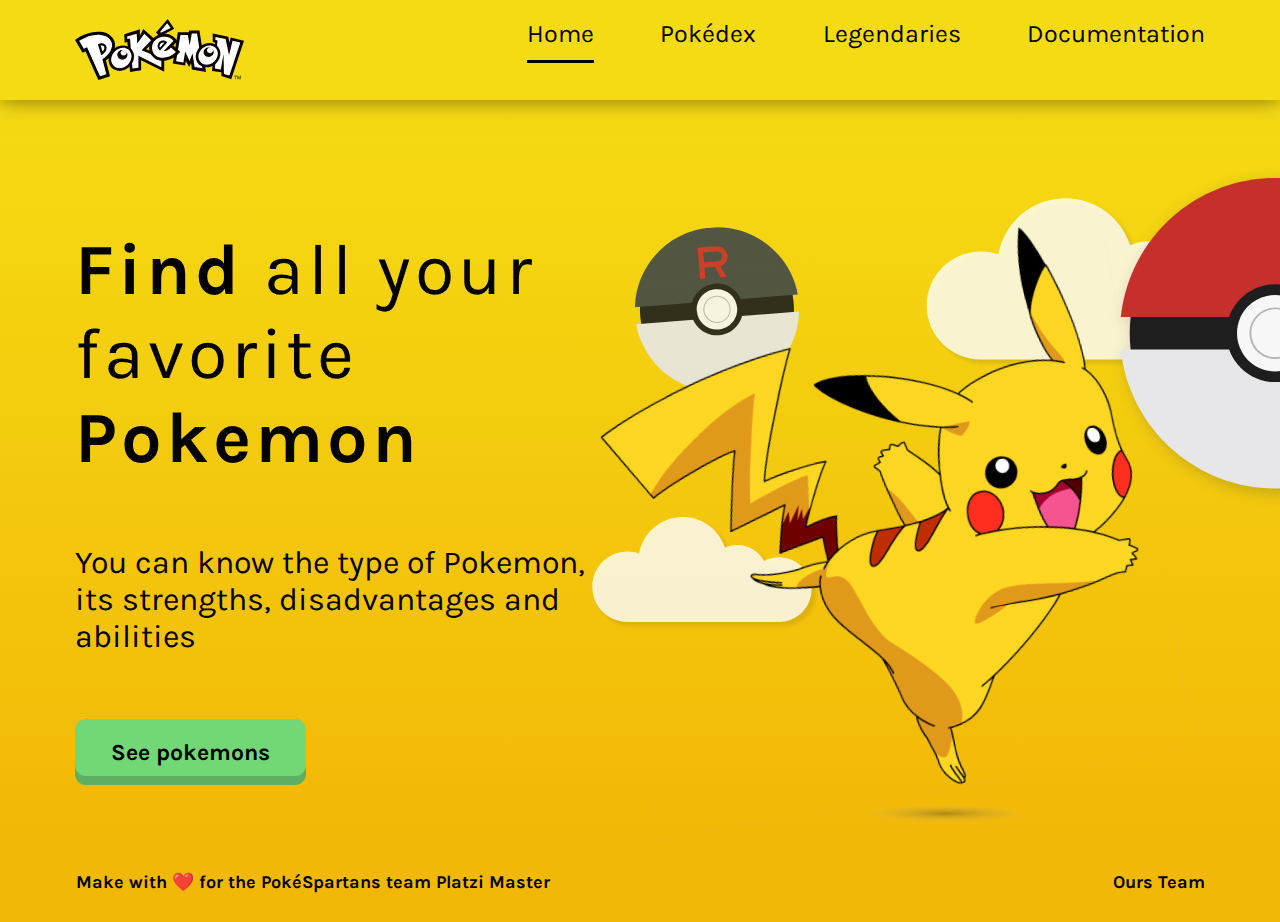
<file: index.html>
<!DOCTYPE html>
<html lang="en">
<head>
    <meta charset="UTF-8">
    <meta http-equiv="X-UA-Compatible" content="IE=edge">
    <meta name="viewport" content="width=device-width, initial-scale=1.0">
    <link rel="stylesheet" href="./css/style.css">
    <title>Pokedex</title>
</head>
<body>
   <header class="header">
       <div class="wrapper-header">
        <div class="header__logo">
            <img src="./img/Logo.svg" alt="Logo">
        </div>
        <div class="header__menu">
             <div class="header__menu-item">
                 <a class="header__menu-item-link" href="#">Home</a>
             </div>
             <div class="header__menu-item">
                 <a href="#">Pokédex</a>
             </div>
             <div class="header__menu-item">
                 <a href="#">Legendaries</a>
             </div>
             <div class="header__menu-item">
                 <a href="#">Documentation</a>
             </div>                         
        </div>
       </div>       
   </header>
   <main class="main">
       <div class="wrapper-main">
        <div class="main__text">
            <h1 class="main__text-title"><span class="main__text-title-bold">Find</span> all your favorite <span class="main__text-title-bold">Pokemon</span></h1>
            <p class="main__text-description">You can know the type of Pokemon, its strengths, disadvantages and abilities</p>
            <button class="main__button">See pokemons</button>
        </div>
        <div class="main__image">
            <img class="main__image-yellow" src="./img/pika-banner.svg" alt="Banner">
        </div>
       </div>  
   </main>
   <footer class="footer">
       <div class="wrapper-footer">
        <p class="footer__text">Make with ❤️ for the PokéSpartans team Platzi Master</p>
        <p class="footer__text">Ours Team</p>  
       </div>     
   </footer>
</body>
</html>
</file>
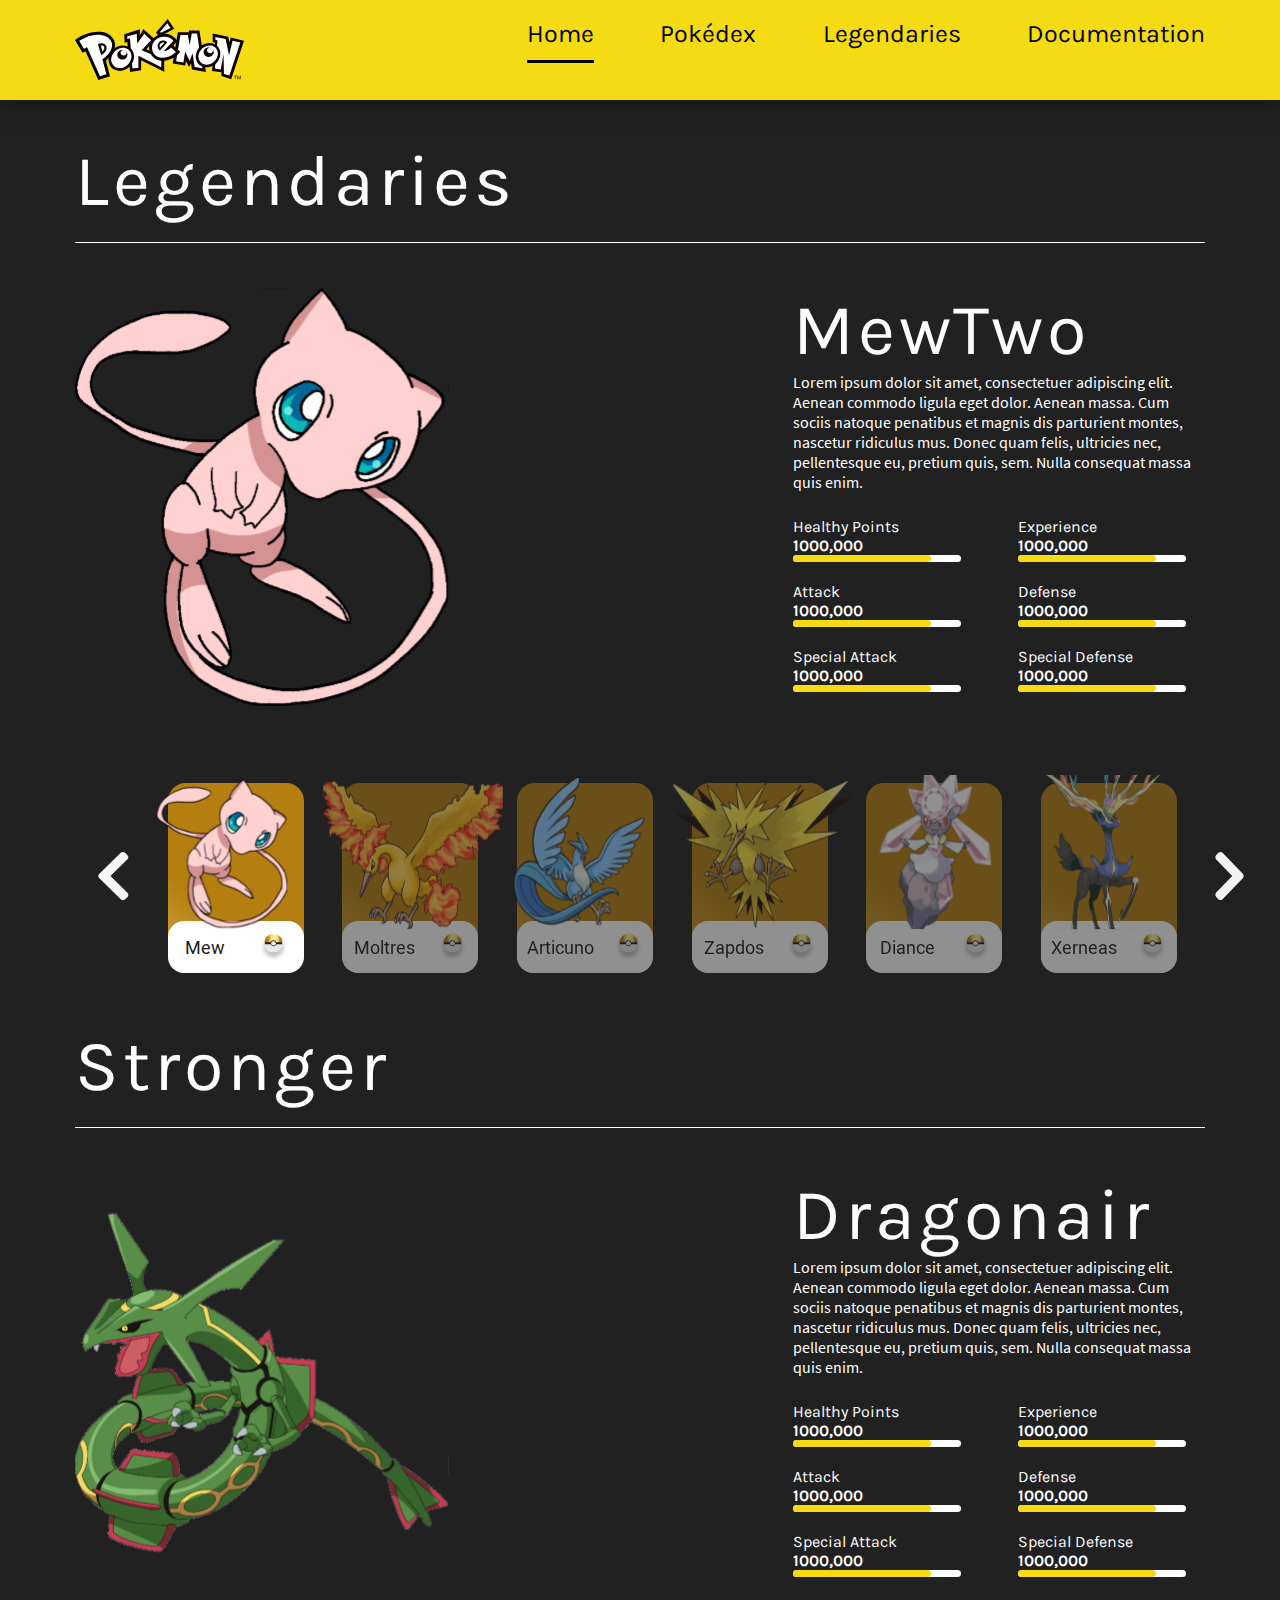
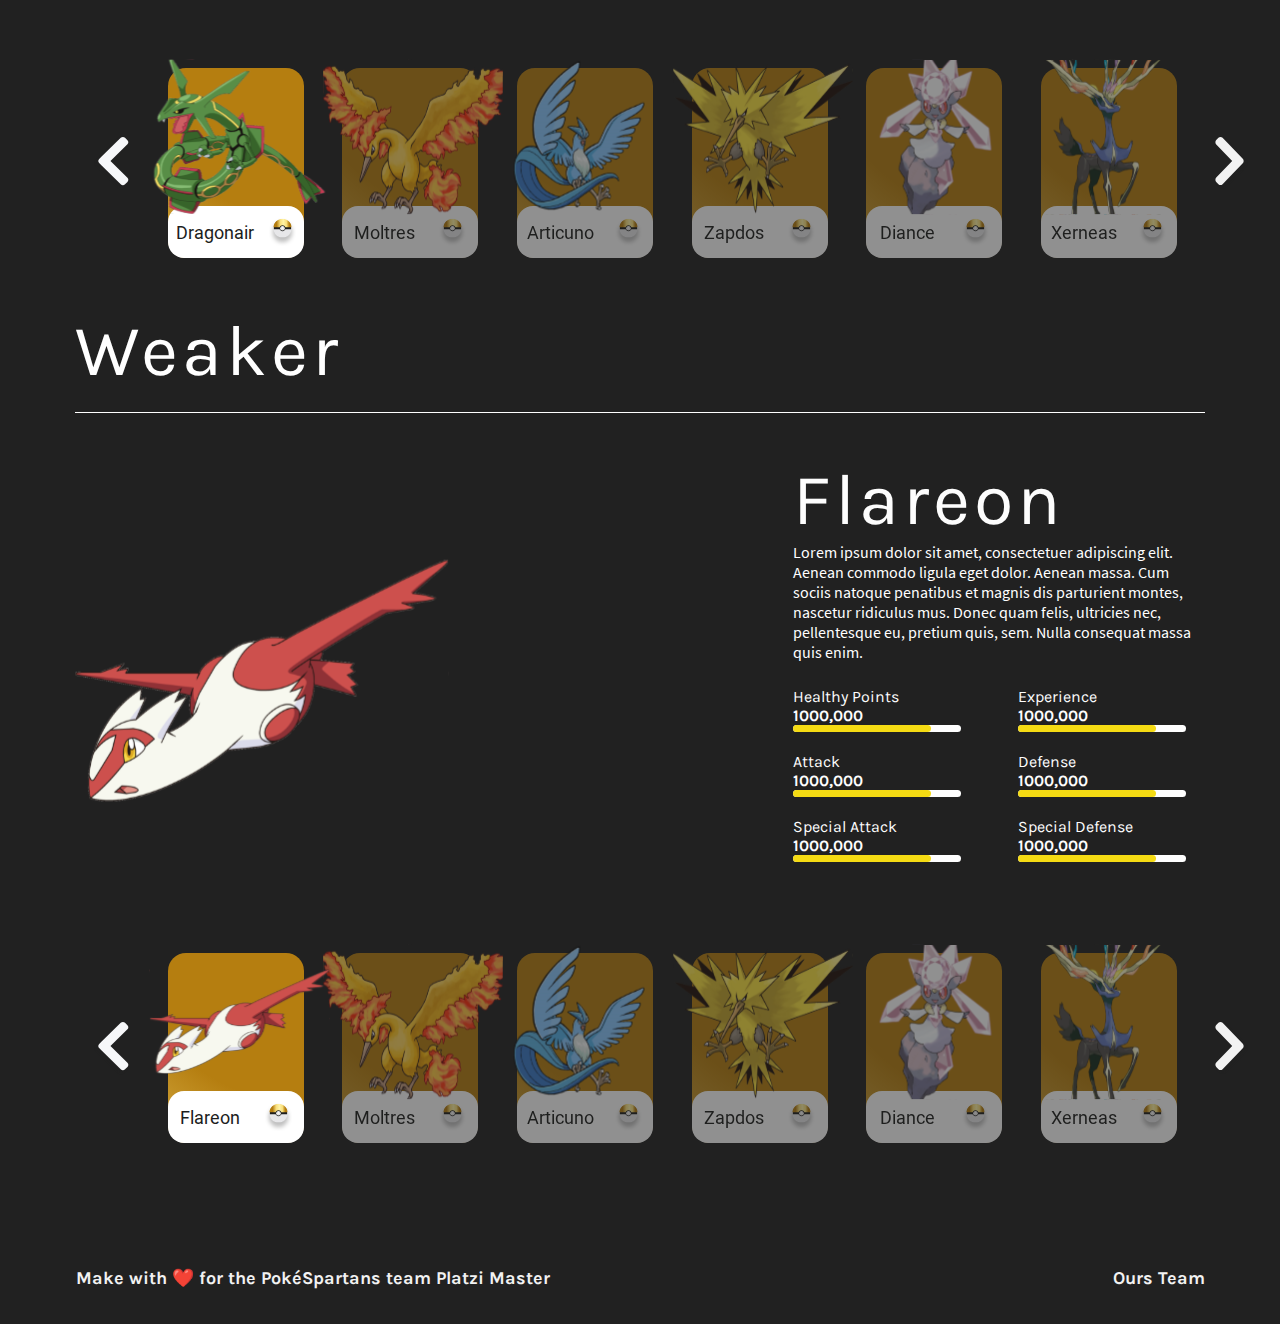
<file: legendaries.html>
<!DOCTYPE html>
<html lang="en">
<head>
    <meta charset="UTF-8">
    <meta http-equiv="X-UA-Compatible" content="IE=edge">
    <meta name="viewport" content="width=device-width, initial-scale=1.0">
    <link rel="stylesheet" href="./css/legendaries.css">
    <title>Legendaries</title>
</head>
<body>
    <header class="header">
        <div class="wrapper-header">
         <div class="header__logo">
             <img src="./img/Logo.svg" alt="Logo">
         </div>
         <div class="header__menu">
              <div class="header__menu-item">
                  <a class="header__menu-item-link" href="./index.html">Home</a>
              </div>
              <div class="header__menu-item">
                  <a href="./pokedex.html">Pokédex</a>
              </div>
              <div class="header__menu-item">
                  <a href="./legendaries.html">Legendaries</a>
              </div>
              <div class="header__menu-item">
                  <a href="/error.html">Documentation</a>
              </div>                         
         </div>
        </div>       
    </header>
    <main class="main">
        <div class="main__text">
            <h2 class="main__text-title">Legendaries</h2>
        </div>
        <div class="main__card">
            <div class="card__legendaries">
                <img class="card__image" src="./img/MewTwo.svg" alt="MewTwo">
            </div>
            <div class="card__text">
                <h2 class="card__text-title">MewTwo</h2>
                <p class="card__text-description">Lorem ipsum dolor sit amet, consectetuer adipiscing elit. Aenean commodo ligula eget dolor. Aenean massa. Cum sociis natoque penatibus et magnis dis parturient montes, nascetur ridiculus mus. Donec quam felis, ultricies nec, pellentesque eu, pretium quis, sem. Nulla consequat massa quis enim. </p>
                <div class="card__skills">
                    <div class="card__skills-point">
                        <div class="card__skills-name">Healthy Points</div>
                        <div class="card__skills-number">1000,000</div>
                        <div class="card__skills-line">
                            <div class="card__skills-line-yellow"></div>
                        </div>
                    </div>
                    <div class="card__skills-point">
                        <div class="card__skills-name">Experience</div>
                        <div class="card__skills-number">1000,000</div>
                        <div class="card__skills-line">
                            <div class="card__skills-line-yellow"></div>
                        </div>
                    </div>                   
                    <div class="card__skills-point">
                        <div class="card__skills-name">Attack</div>
                        <div class="card__skills-number">1000,000</div>
                        <div class="card__skills-line">
                            <div class="card__skills-line-yellow"></div>
                        </div>
                    </div>
                    <div class="card__skills-point">
                        <div class="card__skills-name">Defense</div>
                        <div class="card__skills-number">1000,000</div>
                        <div class="card__skills-line">
                            <div class="card__skills-line-yellow"></div>
                        </div>
                    </div>                    
                    <div class="card__skills-point">
                        <div class="card__skills-name">Special Attack</div>
                        <div class="card__skills-number">1000,000</div>
                        <div class="card__skills-line">
                            <div class="card__skills-line-yellow"></div>
                        </div>
                    </div>
                    <div class="card__skills-point">
                        <div class="card__skills-name">Special Defense</div>
                        <div class="card__skills-number">1000,000</div>
                        <div class="card__skills-line">
                            <div class="card__skills-line-yellow"></div>
                        </div>
                    </div>     
                </div>
            </div>
        </div>
        <div class="team">            
            <div class="team__item">
                <img src="./img/arrowLeft.svg" alt="arrowLeft">                
                <div class="team__item-hero">
                    <img class="team__item-hero-image" src="./img/Mew.svg" alt="Mew">
                    <div class="team__item-hero-name">
                        <p class="hero-name">Mew</p>
                        <img src="./img/ball.svg" alt="ball">
                    </div>
                </div>
                <div class="team__item-hero shadow">
                    <img class="team__item-hero-image" src="./img/Moltres.svg" alt="Moltres">
                    <div class="team__item-hero-name">
                        <p class="hero-name">Moltres</p>
                        <img src="./img/ball.svg" alt="ball">
                    </div>
                </div>
                <div class="team__item-hero shadow">
                    <img class="team__item-hero-image" src="./img/Articuno.svg" alt="Articuno">
                    <div class="team__item-hero-name">
                        <p class="hero-name">Articuno</p>
                        <img src="./img/ball.svg" alt="ball">
                    </div>
                </div>
                <div class="team__item-hero shadow">
                    <img class="team__item-hero-image" src="./img/Zapdos.svg" alt="Zapdos">
                    <div class="team__item-hero-name">
                        <p class="hero-name">Zapdos</p>
                        <img src="./img/ball.svg" alt="ball">
                    </div>
                </div>
                <div class="team__item-hero shadow">
                    <img class="team__item-hero-image" src="./img/Diance.svg" alt="Diance">
                    <div class="team__item-hero-name">
                        <p class="hero-name">Diance</p>
                        <img src="./img/ball.svg" alt="ball">
                    </div>
                </div>
                <div class="team__item-hero shadow">
                    <img class="team__item-hero-image" src="./img/Xerneas.svg" alt="Xerneas">
                    <div class="team__item-hero-name">
                        <p class="hero-name">Xerneas</p>
                        <img src="./img/ball.svg" alt="ball">
                    </div>
                </div>
                <img src="./img/arrowRight.svg" alt="arrowRight">
            </div>
        </div>
        <div class="main__text">
            <h2 class="main__text-title">Stronger</h2>
        </div>
        <div class="main__card">
            <div class="card__legendaries">
                <img class="card__image" src="./img/Dragonair.svg" alt="Dragonair">
            </div>
            <div class="card__text">
                <h2 class="card__text-title">Dragonair</h2>
                <p class="card__text-description">Lorem ipsum dolor sit amet, consectetuer adipiscing elit. Aenean commodo ligula eget dolor. Aenean massa. Cum sociis natoque penatibus et magnis dis parturient montes, nascetur ridiculus mus. Donec quam felis, ultricies nec, pellentesque eu, pretium quis, sem. Nulla consequat massa quis enim. </p>
                <div class="card__skills">
                    <div class="card__skills-point">
                        <div class="card__skills-name">Healthy Points</div>
                        <div class="card__skills-number">1000,000</div>
                        <div class="card__skills-line">
                            <div class="card__skills-line-yellow"></div>
                        </div>
                    </div>
                    <div class="card__skills-point">
                        <div class="card__skills-name">Experience</div>
                        <div class="card__skills-number">1000,000</div>
                        <div class="card__skills-line">
                            <div class="card__skills-line-yellow"></div>
                        </div>
                    </div>                   
                    <div class="card__skills-point">
                        <div class="card__skills-name">Attack</div>
                        <div class="card__skills-number">1000,000</div>
                        <div class="card__skills-line">
                            <div class="card__skills-line-yellow"></div>
                        </div>
                    </div>
                    <div class="card__skills-point">
                        <div class="card__skills-name">Defense</div>
                        <div class="card__skills-number">1000,000</div>
                        <div class="card__skills-line">
                            <div class="card__skills-line-yellow"></div>
                        </div>
                    </div>                    
                    <div class="card__skills-point">
                        <div class="card__skills-name">Special Attack</div>
                        <div class="card__skills-number">1000,000</div>
                        <div class="card__skills-line">
                            <div class="card__skills-line-yellow"></div>
                        </div>
                    </div>
                    <div class="card__skills-point">
                        <div class="card__skills-name">Special Defense</div>
                        <div class="card__skills-number">1000,000</div>
                        <div class="card__skills-line">
                            <div class="card__skills-line-yellow"></div>
                        </div>
                    </div>     
                </div>
            </div>
        </div>
        <div class="team">            
            <div class="team__item">
                <img src="./img/arrowLeft.svg" alt="arrowLeft">                
                <div class="team__item-hero">
                    <img class="team__item-hero-image" src="./img/Dragonair-mini.svg" alt="Dragonair">
                    <div class="team__item-hero-name">
                        <p class="hero-name">Dragonair</p>
                        <img src="./img/ball.svg" alt="ball">
                    </div>
                </div>
                <div class="team__item-hero shadow">
                    <img class="team__item-hero-image" src="./img/Moltres.svg" alt="Moltres">
                    <div class="team__item-hero-name">
                        <p class="hero-name">Moltres</p>
                        <img src="./img/ball.svg" alt="ball">
                    </div>
                </div>
                <div class="team__item-hero shadow">
                    <img class="team__item-hero-image" src="./img/Articuno.svg" alt="Articuno">
                    <div class="team__item-hero-name">
                        <p class="hero-name">Articuno</p>
                        <img src="./img/ball.svg" alt="ball">
                    </div>
                </div>
                <div class="team__item-hero shadow">
                    <img class="team__item-hero-image" src="./img/Zapdos.svg" alt="Zapdos">
                    <div class="team__item-hero-name">
                        <p class="hero-name">Zapdos</p>
                        <img src="./img/ball.svg" alt="ball">
                    </div>
                </div>
                <div class="team__item-hero shadow">
                    <img class="team__item-hero-image" src="./img/Diance.svg" alt="Diance">
                    <div class="team__item-hero-name">
                        <p class="hero-name">Diance</p>
                        <img src="./img/ball.svg" alt="ball">
                    </div>
                </div>
                <div class="team__item-hero shadow">
                    <img class="team__item-hero-image" src="./img/Xerneas.svg" alt="Xerneas">
                    <div class="team__item-hero-name">
                        <p class="hero-name">Xerneas</p>
                        <img src="./img/ball.svg" alt="ball">
                    </div>
                </div>
                <img src="./img/arrowRight.svg" alt="arrowRight">
            </div>
        </div>
        <div class="main__text">
            <h2 class="main__text-title">Weaker</h2>
        </div>
        <div class="main__card">
            <div class="card__legendaries">
                <img class="card__image" src="./img/Flareon.svg" alt="Flareon">
            </div>
            <div class="card__text">
                <h2 class="card__text-title">Flareon</h2>
                <p class="card__text-description">Lorem ipsum dolor sit amet, consectetuer adipiscing elit. Aenean commodo ligula eget dolor. Aenean massa. Cum sociis natoque penatibus et magnis dis parturient montes, nascetur ridiculus mus. Donec quam felis, ultricies nec, pellentesque eu, pretium quis, sem. Nulla consequat massa quis enim. </p>
                <div class="card__skills">
                    <div class="card__skills-point">
                        <div class="card__skills-name">Healthy Points</div>
                        <div class="card__skills-number">1000,000</div>
                        <div class="card__skills-line">
                            <div class="card__skills-line-yellow"></div>
                        </div>
                    </div>
                    <div class="card__skills-point">
                        <div class="card__skills-name">Experience</div>
                        <div class="card__skills-number">1000,000</div>
                        <div class="card__skills-line">
                            <div class="card__skills-line-yellow"></div>
                        </div>
                    </div>                   
                    <div class="card__skills-point">
                        <div class="card__skills-name">Attack</div>
                        <div class="card__skills-number">1000,000</div>
                        <div class="card__skills-line">
                            <div class="card__skills-line-yellow"></div>
                        </div>
                    </div>
                    <div class="card__skills-point">
                        <div class="card__skills-name">Defense</div>
                        <div class="card__skills-number">1000,000</div>
                        <div class="card__skills-line">
                            <div class="card__skills-line-yellow"></div>
                        </div>
                    </div>                    
                    <div class="card__skills-point">
                        <div class="card__skills-name">Special Attack</div>
                        <div class="card__skills-number">1000,000</div>
                        <div class="card__skills-line">
                            <div class="card__skills-line-yellow"></div>
                        </div>
                    </div>
                    <div class="card__skills-point">
                        <div class="card__skills-name">Special Defense</div>
                        <div class="card__skills-number">1000,000</div>
                        <div class="card__skills-line">
                            <div class="card__skills-line-yellow"></div>
                        </div>
                    </div>     
                </div>
            </div>
        </div>
        <div class="team">            
            <div class="team__item">
                <img src="./img/arrowLeft.svg" alt="arrowLeft">                
                <div class="team__item-hero">
                    <img class="team__item-hero-image" src="./img/Flareon-mini.svg" alt="Flareon">
                    <div class="team__item-hero-name">
                        <p class="hero-name">Flareon</p>
                        <img src="./img/ball.svg" alt="ball">
                    </div>
                </div>
                <div class="team__item-hero shadow">
                    <img class="team__item-hero-image" src="./img/Moltres.svg" alt="Moltres">
                    <div class="team__item-hero-name">
                        <p class="hero-name">Moltres</p>
                        <img src="./img/ball.svg" alt="ball">
                    </div>
                </div>
                <div class="team__item-hero shadow">
                    <img class="team__item-hero-image" src="./img/Articuno.svg" alt="Articuno">
                    <div class="team__item-hero-name">
                        <p class="hero-name">Articuno</p>
                        <img src="./img/ball.svg" alt="ball">
                    </div>
                </div>
                <div class="team__item-hero shadow">
                    <img class="team__item-hero-image" src="./img/Zapdos.svg" alt="Zapdos">
                    <div class="team__item-hero-name">
                        <p class="hero-name">Zapdos</p>
                        <img src="./img/ball.svg" alt="ball">
                    </div>
                </div>
                <div class="team__item-hero shadow">
                    <img class="team__item-hero-image" src="./img/Diance.svg" alt="Diance">
                    <div class="team__item-hero-name">
                        <p class="hero-name">Diance</p>
                        <img src="./img/ball.svg" alt="ball">
                    </div>
                </div>
                <div class="team__item-hero shadow">
                    <img class="team__item-hero-image" src="./img/Xerneas.svg" alt="Xerneas">
                    <div class="team__item-hero-name">
                        <p class="hero-name">Xerneas</p>
                        <img src="./img/ball.svg" alt="ball">
                    </div>
                </div>
                <img src="./img/arrowRight.svg" alt="arrowRight">
            </div>
        </div>
        
    </main>
       <footer class="footer">
        <div class="wrapper-footer">
         <p class="footer__text">Make with ❤️ for the PokéSpartans team Platzi Master</p>
         <p class="footer__text">Ours Team</p>  
        </div>     
       </footer> 
       
</body>
</html>
</file>
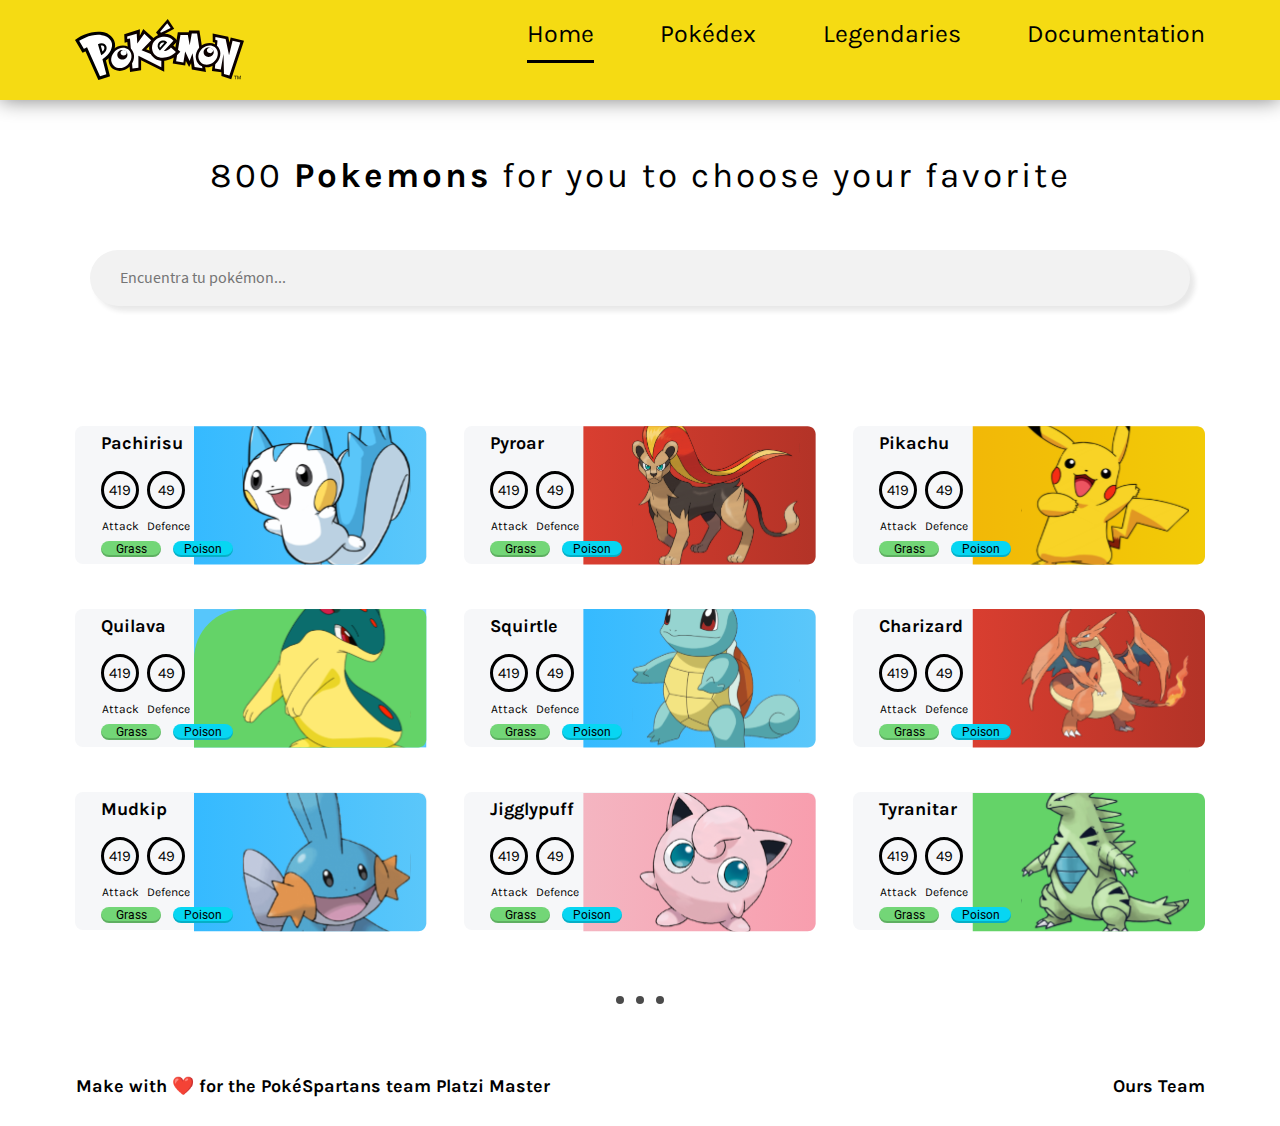
<file: pokedex.html>
<!DOCTYPE html>
<html lang="en">
<head>
    <meta charset="UTF-8">
    <meta http-equiv="X-UA-Compatible" content="IE=edge">
    <meta name="viewport" content="width=device-width, initial-scale=1.0">
    <link rel="stylesheet" href="./css/pokedex.css">
    <title>Pokedex</title>
</head>
<body>
    <header class="header">
        <div class="wrapper-header">
         <div class="header__logo">
             <img src="./img/Logo.svg" alt="Logo">
         </div>
         <div class="header__menu">
              <div class="header__menu-item">
                  <a class="header__menu-item-link" href="#">Home</a>
              </div>
              <div class="header__menu-item">
                  <a href="#">Pokédex</a>
              </div>
              <div class="header__menu-item">
                  <a href="#">Legendaries</a>
              </div>
              <div class="header__menu-item">
                  <a href="#">Documentation</a>
              </div>                         
         </div>
        </div>       
    </header>
    <main class="main">
        <div class="main__text">
            <p class="main__text-title">800 <span class="main__text-bold">Pokemons</span>  for you to choose your favorite</p>
        </div>
        <div class="main__input">
            <input class="main__input-search" type="text" name="search" placeholder="Encuentra tu pokémon...">
        </div>
        <div class="main__gallery">
            <div class="card">
                <img class="card__image" src="./img/Pachirisu.svg" alt="Pachirisu">
                <p class="card__nickname">Pachirisu</p>
                <div class="card__skills">
                    <div class="card__skills-point">
                        <div class="card__skills-point-value">419</div>
                        <div class="card__skills-point-name">Attack</div>
                    </div>
                    <div>
                        <div class="card__skills-point-value">49</div>
                        <div class="card__skills-point-name">Defence</div>
                    </div>
                </div>
                <div class="card__features">
                    <div class="card__features-item card__features-item-grass">Grass</div>
                    <div class="card__features-item card__features-item-poison">Poison</div>
                </div>
            </div>
            <div class="card">
                <img class="card__image" src="./img/pyroar.svg" alt="Pyroar">
                <p class="card__nickname">Pyroar</p>
                <div class="card__skills">
                    <div class="card__skills-point">
                        <div class="card__skills-point-value">419</div>
                        <div class="card__skills-point-name">Attack</div>
                    </div>
                    <div>
                        <div class="card__skills-point-value">49</div>
                        <div class="card__skills-point-name">Defence</div>
                    </div>
                </div>
                <div class="card__features">
                    <div class="card__features-item card__features-item-grass">Grass</div>
                    <div class="card__features-item card__features-item-poison">Poison</div>
                </div>
            </div>
            <div class="card">
                <img class="card__image" src="./img/pikachu.svg" alt="Pikachu">
                <p class="card__nickname">Pikachu</p>
                <div class="card__skills">
                    <div class="card__skills-point">
                        <div class="card__skills-point-value">419</div>
                        <div class="card__skills-point-name">Attack</div>
                    </div>
                    <div>
                        <div class="card__skills-point-value">49</div>
                        <div class="card__skills-point-name">Defence</div>
                    </div>
                </div>
                <div class="card__features">
                    <div class="card__features-item card__features-item-grass">Grass</div>
                    <div class="card__features-item card__features-item-poison">Poison</div>
                </div>
            </div>
            <div class="card">
                <img class="card__image" src="./img/quilava.svg" alt="Quilava">
                <p class="card__nickname">Quilava</p>
                <div class="card__skills">
                    <div class="card__skills-point">
                        <div class="card__skills-point-value">419</div>
                        <div class="card__skills-point-name">Attack</div>
                    </div>
                    <div>
                        <div class="card__skills-point-value">49</div>
                        <div class="card__skills-point-name">Defence</div>
                    </div>
                </div>
                <div class="card__features">
                    <div class="card__features-item card__features-item-grass">Grass</div>
                    <div class="card__features-item card__features-item-poison">Poison</div>
                </div>
            </div>
            <div class="card">
                <img class="card__image" src="./img/squirtle.svg" alt="Squirtle">
                <p class="card__nickname">Squirtle</p>
                <div class="card__skills">
                    <div class="card__skills-point">
                        <div class="card__skills-point-value">419</div>
                        <div class="card__skills-point-name">Attack</div>
                    </div>
                    <div>
                        <div class="card__skills-point-value">49</div>
                        <div class="card__skills-point-name">Defence</div>
                    </div>
                </div>
                <div class="card__features">
                    <div class="card__features-item card__features-item-grass">Grass</div>
                    <div class="card__features-item card__features-item-poison">Poison</div>
                </div>
            </div>
            <div class="card">
                <img class="card__image" src="./img/Charizard.svg" alt="Charizard">
                <p class="card__nickname">Charizard</p>
                <div class="card__skills">
                    <div class="card__skills-point">
                        <div class="card__skills-point-value">419</div>
                        <div class="card__skills-point-name">Attack</div>
                    </div>
                    <div>
                        <div class="card__skills-point-value">49</div>
                        <div class="card__skills-point-name">Defence</div>
                    </div>
                </div>
                <div class="card__features">
                    <div class="card__features-item card__features-item-grass">Grass</div>
                    <div class="card__features-item card__features-item-poison">Poison</div>
                </div>
            </div>
            <div class="card">
                <img class="card__image" src="./img/Mudkip.svg" alt="Mudkip">
                <p class="card__nickname">Mudkip</p>
                <div class="card__skills">
                    <div class="card__skills-point">
                        <div class="card__skills-point-value">419</div>
                        <div class="card__skills-point-name">Attack</div>
                    </div>
                    <div>
                        <div class="card__skills-point-value">49</div>
                        <div class="card__skills-point-name">Defence</div>
                    </div>
                </div>
                <div class="card__features">
                    <div class="card__features-item card__features-item-grass">Grass</div>
                    <div class="card__features-item card__features-item-poison">Poison</div>
                </div>
            </div>            
            <div class="card">
                <img class="card__image" src="./img/Jigglypuff.svg" alt="Jigglypuff">
                <p class="card__nickname">Jigglypuff</p>
                <div class="card__skills">
                    <div class="card__skills-point">
                        <div class="card__skills-point-value">419</div>
                        <div class="card__skills-point-name">Attack</div>
                    </div>
                    <div>
                        <div class="card__skills-point-value">49</div>
                        <div class="card__skills-point-name">Defence</div>
                    </div>
                </div>
                <div class="card__features">
                    <div class="card__features-item card__features-item-grass">Grass</div>
                    <div class="card__features-item card__features-item-poison">Poison</div>
                </div>
            </div>            <div class="card">
                <img class="card__image" src="./img/Tyranitar.svg" alt="Tyranitar">
                <p class="card__nickname">Tyranitar</p>
                <div class="card__skills">
                    <div class="card__skills-point">
                        <div class="card__skills-point-value">419</div>
                        <div class="card__skills-point-name">Attack</div>
                    </div>
                    <div>
                        <div class="card__skills-point-value">49</div>
                        <div class="card__skills-point-name">Defence</div>
                    </div>
                </div>
                <div class="card__features">
                    <div class="card__features-item card__features-item-grass">Grass</div>
                    <div class="card__features-item card__features-item-poison">Poison</div>
                </div>
            </div>
        </div>
        <div class="main__points">
            <div class="point"></div>
            <div class="point"></div>
            <div class="point"></div>

        </div>   
    </main>
    <footer class="footer">
        <div class="wrapper-footer">
         <p class="footer__text">Make with ❤️ for the PokéSpartans team Platzi Master</p>
         <p class="footer__text">Ours Team</p>  
        </div>     
    </footer>
</body>
</html>
</file>
<file: css/style.css>
* {
  padding: 0;
  margin: 0;
  border: 0;
}

*,
*:before,
*:after {
  -webkit-box-sizing: border-box;
  box-sizing: border-box;
}

:focus,
:active {
  outline: none;
}

a:focus,
a:active {
  outline: none;
}

nav,
footer,
header,
aside {
  display: block;
}

html,
body {
  height: 100%;
  width: 100%;
  font-size: 100%;
  line-height: 1;
  font-size: 14px;
  -ms-text-size-adjust: 100%;
  -moz-text-size-adjust: 100%;
  -webkit-box-size-adjust: 100%;
}

input,
button,
textarea {
  font-family: inherit;
}

input::-ms-clear {
  display: none;
}

button {
  cursor: pointer;
}

button::-moz-focus-inner {
  padding: 0;
  border: 0;
}

a,
a:visited {
  text-decoration: none;
}

ul li {
  list-style: none;
}

img {
  vertical-align: top;
}

h1,
h2,
h3,
h4,
h5,
h6 {
  font-size: inherit;
  font-weight: 400;
}

@font-face {
  font-family: Karla;
  font-weight: 400;
  src: url(../font/Karla-Regular.ttf);
}
@font-face {
  font-family: Karla;
  font-weight: 700;
  src: url(../font/Karla-Bold.ttf);
}
@font-face {
  font-family: Karla;
  font-weight: 700;
  src: url(../font/Karla-Bold.ttf);
}
@font-face {
  font-family: Roboto;
  font-weight: 400;
  src: url(../font/Roboto-Regular.ttf);
}
@font-face {
  font-family: SourceSansPro;
  font-weight: 400;
  src: url(../font/SourceSansPro-Regular.ttf);
}
header {
  position: relative;
  display: -webkit-box;
  display: -ms-flexbox;
  display: flex;
  -webkit-box-pack: justify;
      -ms-flex-pack: justify;
          justify-content: space-between;
  height: 100px;
  background-color: #F5DB13;
  -webkit-box-shadow: 0 0 20px rgba(0, 0, 0, 0.5);
          box-shadow: 0 0 20px rgba(0, 0, 0, 0.5);
  -webkit-box-align: center;
      -ms-flex-align: center;
          align-items: center;
  z-index: 1;
}

.wrapper-header {
  width: 1130px;
  margin: 0 auto;
  display: -webkit-box;
  display: -ms-flexbox;
  display: flex;
  -webkit-box-pack: justify;
      -ms-flex-pack: justify;
          justify-content: space-between;
}

.header__menu {
  display: -webkit-box;
  display: -ms-flexbox;
  display: flex;
  -webkit-box-pack: justify;
      -ms-flex-pack: justify;
          justify-content: space-between;
  width: 60%;
}

.header__menu-item a {
  text-decoration: none;
  color: #000000;
  font-family: Karla;
  font-weight: 400;
  font-size: 25px;
  line-height: 29px;
}

.header__menu-item-link {
  position: relative;
  display: inline-block;
}

.header__menu-item-link::after {
  content: "";
  position: absolute;
  background: #000;
  left: 0;
  bottom: -15px;
  width: 100%;
  height: 3px;
}

.main {
  background: -webkit-gradient(linear, left top, left bottom, from(#F5DB13), to(#F2B807));
  background: linear-gradient(180deg, #F5DB13 0%, #F2B807 100%);
}

.wrapper-main {
  display: -webkit-box;
  display: -ms-flexbox;
  display: flex;
  width: 1130px;
  margin: 0 auto;
}

.main__text {
  -ms-flex-negative: 0;
      flex-shrink: 0;
  padding-top: 128px;
  width: 516px;
}

.main__text-title {
  font-family: Karla;
  font-weight: 400;
  font-size: 72px;
  line-height: 84px;
  letter-spacing: 4px;
  padding-bottom: 64px;
}

.main__text-title-bold {
  font-family: Karla;
  font-weight: 700;
  font-size: 72px;
  line-height: 84px;
  letter-spacing: 4px;
}

.main__text-description {
  font-family: Karla;
  font-weight: 400;
  font-size: 32px;
  line-height: 37px;
  padding-bottom: 64px;
}

.main__button {
  font-family: Karla;
  font-weight: 700;
  font-size: 23px;
  line-height: 27px;
  width: 231px;
  height: 66px;
  background: #73D677;
  -webkit-box-shadow: inset 0px -9px 0px rgba(0, 0, 0, 0.18);
          box-shadow: inset 0px -9px 0px rgba(0, 0, 0, 0.18);
  border-radius: 11px;
}

.main__image {
  padding-top: 67px;
}

.main__image-yellow {
  position: relative;
  left: -30px;
  width: 888px;
}

.footer {
  background: #F2B807;
  height: 80px;
  display: -webkit-box;
  display: -ms-flexbox;
  display: flex;
  -webkit-box-align: center;
      -ms-flex-align: center;
          align-items: center;
}

.wrapper-footer {
  display: -webkit-box;
  display: -ms-flexbox;
  display: flex;
  -webkit-box-pack: justify;
      -ms-flex-pack: justify;
          justify-content: space-between;
  -webkit-box-align: center;
      -ms-flex-align: center;
          align-items: center;
  width: 1129px;
  margin: 0 auto;
}

.footer__text {
  font-family: Karla;
  font-weight: 700;
  font-size: 18px;
  line-height: 21px;
}
</file>
<file: css/legendaries.css>
* {
  padding: 0;
  margin: 0;
  border: 0;
}

*,
*:before,
*:after {
  -webkit-box-sizing: border-box;
  box-sizing: border-box;
}

:focus,
:active {
  outline: none;
}

a:focus,
a:active {
  outline: none;
}

nav,
footer,
header,
aside {
  display: block;
}

html,
body {
  height: 100%;
  width: 100%;
  font-size: 100%;
  line-height: 1;
  font-size: 14px;
  -ms-text-size-adjust: 100%;
  -moz-text-size-adjust: 100%;
  -webkit-box-size-adjust: 100%;
  background: #212121;
}

input,
button,
textarea {
  font-family: inherit;
}

input::-ms-clear {
  display: none;
}

button {
  cursor: pointer;
}

button::-moz-focus-inner {
  padding: 0;
  border: 0;
}

a,
a:visited {
  text-decoration: none;
}

ul li {
  list-style: none;
}

img {
  vertical-align: top;
}

h1,
h2,
h3,
h4,
h5,
h6 {
  font-size: inherit;
  font-weight: 400;
}

@font-face {
  font-family: Karla;
  font-weight: 400;
  src: url(../font/Karla-Regular.ttf);
}
@font-face {
  font-family: Karla;
  font-weight: 700;
  src: url(../font/Karla-Bold.ttf);
}
@font-face {
  font-family: Karla;
  font-weight: 700;
  src: url(../font/Karla-Bold.ttf);
}
@font-face {
  font-family: Roboto;
  font-weight: 400;
  src: url(../font/Roboto-Regular.ttf);
}
@font-face {
  font-family: SourceSansPro;
  font-weight: 400;
  src: url(../font/SourceSansPro-Regular.ttf);
}
header {
  position: relative;
  display: -webkit-box;
  display: -ms-flexbox;
  display: flex;
  -webkit-box-pack: justify;
      -ms-flex-pack: justify;
          justify-content: space-between;
  height: 100px;
  background-color: #F5DB13;
  -webkit-box-shadow: 0 0 20px rgba(0, 0, 0, 0.5);
          box-shadow: 0 0 20px rgba(0, 0, 0, 0.5);
  -webkit-box-align: center;
      -ms-flex-align: center;
          align-items: center;
  z-index: 1;
}

.wrapper-header {
  width: 1130px;
  margin: 0 auto;
  display: -webkit-box;
  display: -ms-flexbox;
  display: flex;
  -webkit-box-pack: justify;
      -ms-flex-pack: justify;
          justify-content: space-between;
}

.header__menu {
  display: -webkit-box;
  display: -ms-flexbox;
  display: flex;
  -webkit-box-pack: justify;
      -ms-flex-pack: justify;
          justify-content: space-between;
  width: 60%;
}

.header__menu-item a {
  text-decoration: none;
  color: #000000;
  font-family: Karla;
  font-weight: 400;
  font-size: 25px;
  line-height: 29px;
}

.header__menu-item-link {
  position: relative;
  display: inline-block;
}

.header__menu-item-link::after {
  content: "";
  position: absolute;
  background: #000;
  left: 0;
  bottom: -15px;
  width: 100%;
  height: 3px;
}

.main {
  width: 1130px;
  margin: 0 auto;
  background: #212121;
}

.main__text-title {
  font-family: Karla;
  font-weight: 400;
  font-size: 72px;
  line-height: 84px;
  letter-spacing: 4px;
  color: #FFFFFF;
  padding-bottom: 19px;
  padding-top: 39px;
  border-bottom: 1px solid #FFFFFF;
}

.main__card {
  margin: 45px 0;
  height: 450px;
  display: -webkit-box;
  display: -ms-flexbox;
  display: flex;
  -webkit-box-pack: justify;
      -ms-flex-pack: justify;
          justify-content: space-between;
}

.card__text {
  width: 412px;
  height: 417px;
}

.card__text-title {
  font-family: Karla;
  font-weight: 400;
  font-size: 72px;
  line-height: 84px;
  letter-spacing: 4px;
  color: #FDFDFD;
}

.card__text-description {
  font-family: SourceSansPro;
  font-weight: 400;
  font-size: 16px;
  line-height: 20px;
  color: #FFFFFF;
  padding-bottom: 25px;
}

.card__skills {
  width: 410px;
  height: 195px;
  display: -webkit-box;
  display: -ms-flexbox;
  display: flex;
  -ms-flex-wrap: wrap;
      flex-wrap: wrap;
  -webkit-box-pack: justify;
      -ms-flex-pack: justify;
          justify-content: space-between;
}

.card__skills-point {
  width: 185px;
  height: 50px;
}

.card__skills-name {
  font-family: Karla;
  font-weight: 400;
  font-size: 16px;
  line-height: 19px;
  color: #FDFDFD;
}

.card__skills-number {
  font-family: Karla;
  font-weight: 700;
  font-size: 16px;
  line-height: 19px;
  color: #FDFDFD;
}

.card__skills-line {
  width: 168px;
  height: 7px;
  background: #FFFFFF;
  border-radius: 8px;
}

.card__skills-line-yellow {
  width: 138px;
  height: 7px;
  background: #F5DB13;
  border-radius: 8px;
}

.card__skills {
  display: -webkit-box;
  display: -ms-flexbox;
  display: flex;
}

.team {
  width: 1125px;
  height: 202px;
}

.team__item {
  display: -webkit-box;
  display: -ms-flexbox;
  display: flex;
  -ms-flex-pack: distribute;
      justify-content: space-around;
  width: 106%;
}

.team__item-hero {
  position: relative;
  width: 136px;
  height: 190px;
  background: radial-gradient(677.11% 487.95% at 102.13% -20%, #B57E10 0%, #B57E10 20.31%, #F9DF7B 39.58%, #FFF3A6 59.38%, #F9DF7B 78.13%, #B57E10 100%);
  border-radius: 18px;
}

.team__item-hero-image {
  position: absolute;
  left: -15px;
  top: -5px;
  -webkit-transform: scale(105%);
          transform: scale(105%);
  z-index: 1;
}

.team__item-hero-name {
  position: absolute;
  bottom: 0;
  width: 136px;
  height: 52px;
  background: #FFFFFF;
  border-radius: 16px;
  display: -webkit-box;
  display: -ms-flexbox;
  display: flex;
  -ms-flex-pack: distribute;
      justify-content: space-around;
  -webkit-box-align: center;
      -ms-flex-align: center;
          align-items: center;
}

.hero-name {
  font-family: Roboto;
  font-weight: 400;
  font-size: 18px;
  line-height: 21px;
  display: -webkit-box;
  display: -ms-flexbox;
  display: flex;
  -webkit-box-align: center;
      -ms-flex-align: center;
          align-items: center;
  color: #1D1E1D;
}

.shadow {
  opacity: 0.5;
}

.footer {
  padding-top: 123px;
  padding-bottom: 46px;
  width: 1130px;
  height: 122px;
  margin: 0 auto;
  display: -webkit-box;
  display: -ms-flexbox;
  display: flex;
  -webkit-box-align: center;
      -ms-flex-align: center;
          align-items: center;
}

.wrapper-footer {
  display: -webkit-box;
  display: -ms-flexbox;
  display: flex;
  -webkit-box-pack: justify;
      -ms-flex-pack: justify;
          justify-content: space-between;
  -webkit-box-align: center;
      -ms-flex-align: center;
          align-items: center;
  width: 1129px;
  margin: 0 auto;
}

.footer__text {
  font-family: Karla;
  font-weight: 700;
  font-size: 18px;
  line-height: 21px;
  color: #F2F2F2;
}
</file>
<file: css/pokedex.css>
* {
  padding: 0;
  margin: 0;
  border: 0;
}

*,
*:before,
*:after {
  -webkit-box-sizing: border-box;
  box-sizing: border-box;
}

:focus,
:active {
  outline: none;
}

a:focus,
a:active {
  outline: none;
}

nav,
footer,
header,
aside {
  display: block;
}

html,
body {
  height: 100%;
  width: 100%;
  font-size: 100%;
  line-height: 1;
  font-size: 14px;
  -ms-text-size-adjust: 100%;
  -moz-text-size-adjust: 100%;
  -webkit-box-size-adjust: 100%;
}

input,
button,
textarea {
  font-family: inherit;
}

input::-ms-clear {
  display: none;
}

button {
  cursor: pointer;
}

button::-moz-focus-inner {
  padding: 0;
  border: 0;
}

a,
a:visited {
  text-decoration: none;
}

ul li {
  list-style: none;
}

img {
  vertical-align: top;
}

h1,
h2,
h3,
h4,
h5,
h6 {
  font-size: inherit;
  font-weight: 400;
}

@font-face {
  font-family: Karla;
  font-weight: 400;
  src: url(../font/Karla-Regular.ttf);
}
@font-face {
  font-family: Karla;
  font-weight: 700;
  src: url(../font/Karla-Bold.ttf);
}
@font-face {
  font-family: Karla;
  font-weight: 700;
  src: url(../font/Karla-Bold.ttf);
}
@font-face {
  font-family: Roboto;
  font-weight: 400;
  src: url(../font/Roboto-Regular.ttf);
}
@font-face {
  font-family: SourceSansPro;
  font-weight: 400;
  src: url(../font/SourceSansPro-Regular.ttf);
}
header {
  position: relative;
  display: -webkit-box;
  display: -ms-flexbox;
  display: flex;
  -webkit-box-pack: justify;
      -ms-flex-pack: justify;
          justify-content: space-between;
  height: 100px;
  background-color: #F5DB13;
  -webkit-box-shadow: 0 0 20px rgba(0, 0, 0, 0.5);
          box-shadow: 0 0 20px rgba(0, 0, 0, 0.5);
  -webkit-box-align: center;
      -ms-flex-align: center;
          align-items: center;
  z-index: 1;
}

.wrapper-header {
  width: 1130px;
  margin: 0 auto;
  display: -webkit-box;
  display: -ms-flexbox;
  display: flex;
  -webkit-box-pack: justify;
      -ms-flex-pack: justify;
          justify-content: space-between;
}

.header__menu {
  display: -webkit-box;
  display: -ms-flexbox;
  display: flex;
  -webkit-box-pack: justify;
      -ms-flex-pack: justify;
          justify-content: space-between;
  width: 60%;
}

.header__menu-item a {
  text-decoration: none;
  color: #000000;
  font-family: Karla;
  font-weight: 400;
  font-size: 25px;
  line-height: 29px;
}

.header__menu-item-link {
  position: relative;
  display: inline-block;
}

.header__menu-item-link::after {
  content: "";
  position: absolute;
  background: #000;
  left: 0;
  bottom: -15px;
  width: 100%;
  height: 3px;
}

.main {
  width: 1130px;
  height: 946px;
  margin: 0 auto;
}

.main__text {
  display: -webkit-box;
  display: -ms-flexbox;
  display: flex;
  width: 1130px;
  -webkit-box-align: center;
      -ms-flex-align: center;
          align-items: center;
  height: 150px;
}

.main__text-title {
  font-family: Karla;
  font-weight: 400;
  font-size: 35px;
  line-height: 41px;
  letter-spacing: 3px;
  margin: 0 auto;
}

.main__text-bold {
  font-weight: 700;
}

.main__input {
  position: relative;
  background: #F2F2F2;
  -webkit-box-shadow: 5px 5px 5px rgba(33, 33, 33, 0.1);
          box-shadow: 5px 5px 5px rgba(33, 33, 33, 0.1);
  border-radius: 40px;
  width: 1100px;
  height: 56px;
  margin: 0 auto;
}

.main__input-search {
  position: absolute;
  top: 17px;
  left: 30px;
  background-color: #F2F2F2;
  font-family: SourceSansPro;
  font-weight: 400;
  font-size: 16px;
  line-height: 20px;
  color: rgba(33, 33, 33, 0.8);
}

.main__gallery {
  margin: 120px 0;
  height: 450px;
  display: -webkit-box;
  display: -ms-flexbox;
  display: flex;
  -webkit-box-pack: justify;
      -ms-flex-pack: justify;
          justify-content: space-between;
  -ms-flex-wrap: wrap;
      flex-wrap: wrap;
}

.card {
  position: relative;
  height: 138px;
  width: 352px;
  background-color: #F6F7F9;
  border-radius: 8px;
  padding-left: 26px;
  margin-bottom: 45px;
}

.card__nickname {
  font-family: Karla;
  font-weight: 700;
  font-size: 18px;
  line-height: 21px;
  padding-top: 7px;
  padding-bottom: 17px;
}

.card__skills {
  display: -webkit-box;
  display: -ms-flexbox;
  display: flex;
  -webkit-box-pack: justify;
      -ms-flex-pack: justify;
          justify-content: space-between;
  width: 89px;
  padding-bottom: 8px;
}

.card__skills-point-value {
  width: 38px;
  height: 38px;
  border: 3px solid #000;
  border-radius: 50%;
  font-family: Karla;
  font-weight: 400;
  font-size: 15px;
  line-height: 18px;
  display: -webkit-box;
  display: -ms-flexbox;
  display: flex;
  -webkit-box-pack: center;
      -ms-flex-pack: center;
          justify-content: center;
  -webkit-box-align: center;
      -ms-flex-align: center;
          align-items: center;
  margin-bottom: 10px;
}

.card__skills-point-name {
  font-family: Karla;
  font-weight: 400;
  font-size: 12px;
  line-height: 14px;
  text-align: center;
}

.card__features {
  position: relative;
  display: -webkit-box;
  display: -ms-flexbox;
  display: flex;
  -webkit-box-pack: justify;
      -ms-flex-pack: justify;
          justify-content: space-between;
  width: 132px;
  z-index: 1;
}

.card__features-item {
  -webkit-box-shadow: inset 0px -2px 0px rgba(0, 0, 0, 0.18);
          box-shadow: inset 0px -2px 0px rgba(0, 0, 0, 0.18);
  border-radius: 11px;
  font-family: Roboto;
  font-weight: 400;
  font-size: 12px;
  line-height: 16px;
  text-align: center;
  width: 60px;
}

.card__features-item-grass {
  background: #73D677;
}

.card__features-item-poison {
  background: #07D6F2;
}

.card__image {
  position: absolute;
  right: 0;
}

.main__points {
  display: -webkit-box;
  display: -ms-flexbox;
  display: flex;
  -webkit-box-pack: justify;
      -ms-flex-pack: justify;
          justify-content: space-between;
  width: 48px;
  height: 8px;
  margin: 0 auto;
}

.point {
  width: 8px;
  height: 8px;
  border-radius: 50%;
  background: #4B4B4B;
}

.footer {
  height: 80px;
  display: -webkit-box;
  display: -ms-flexbox;
  display: flex;
  -webkit-box-align: center;
      -ms-flex-align: center;
          align-items: center;
}

.wrapper-footer {
  display: -webkit-box;
  display: -ms-flexbox;
  display: flex;
  -webkit-box-pack: justify;
      -ms-flex-pack: justify;
          justify-content: space-between;
  -webkit-box-align: center;
      -ms-flex-align: center;
          align-items: center;
  width: 1129px;
  margin: 0 auto;
}

.footer__text {
  font-family: Karla;
  font-weight: 700;
  font-size: 18px;
  line-height: 21px;
}
</file>
